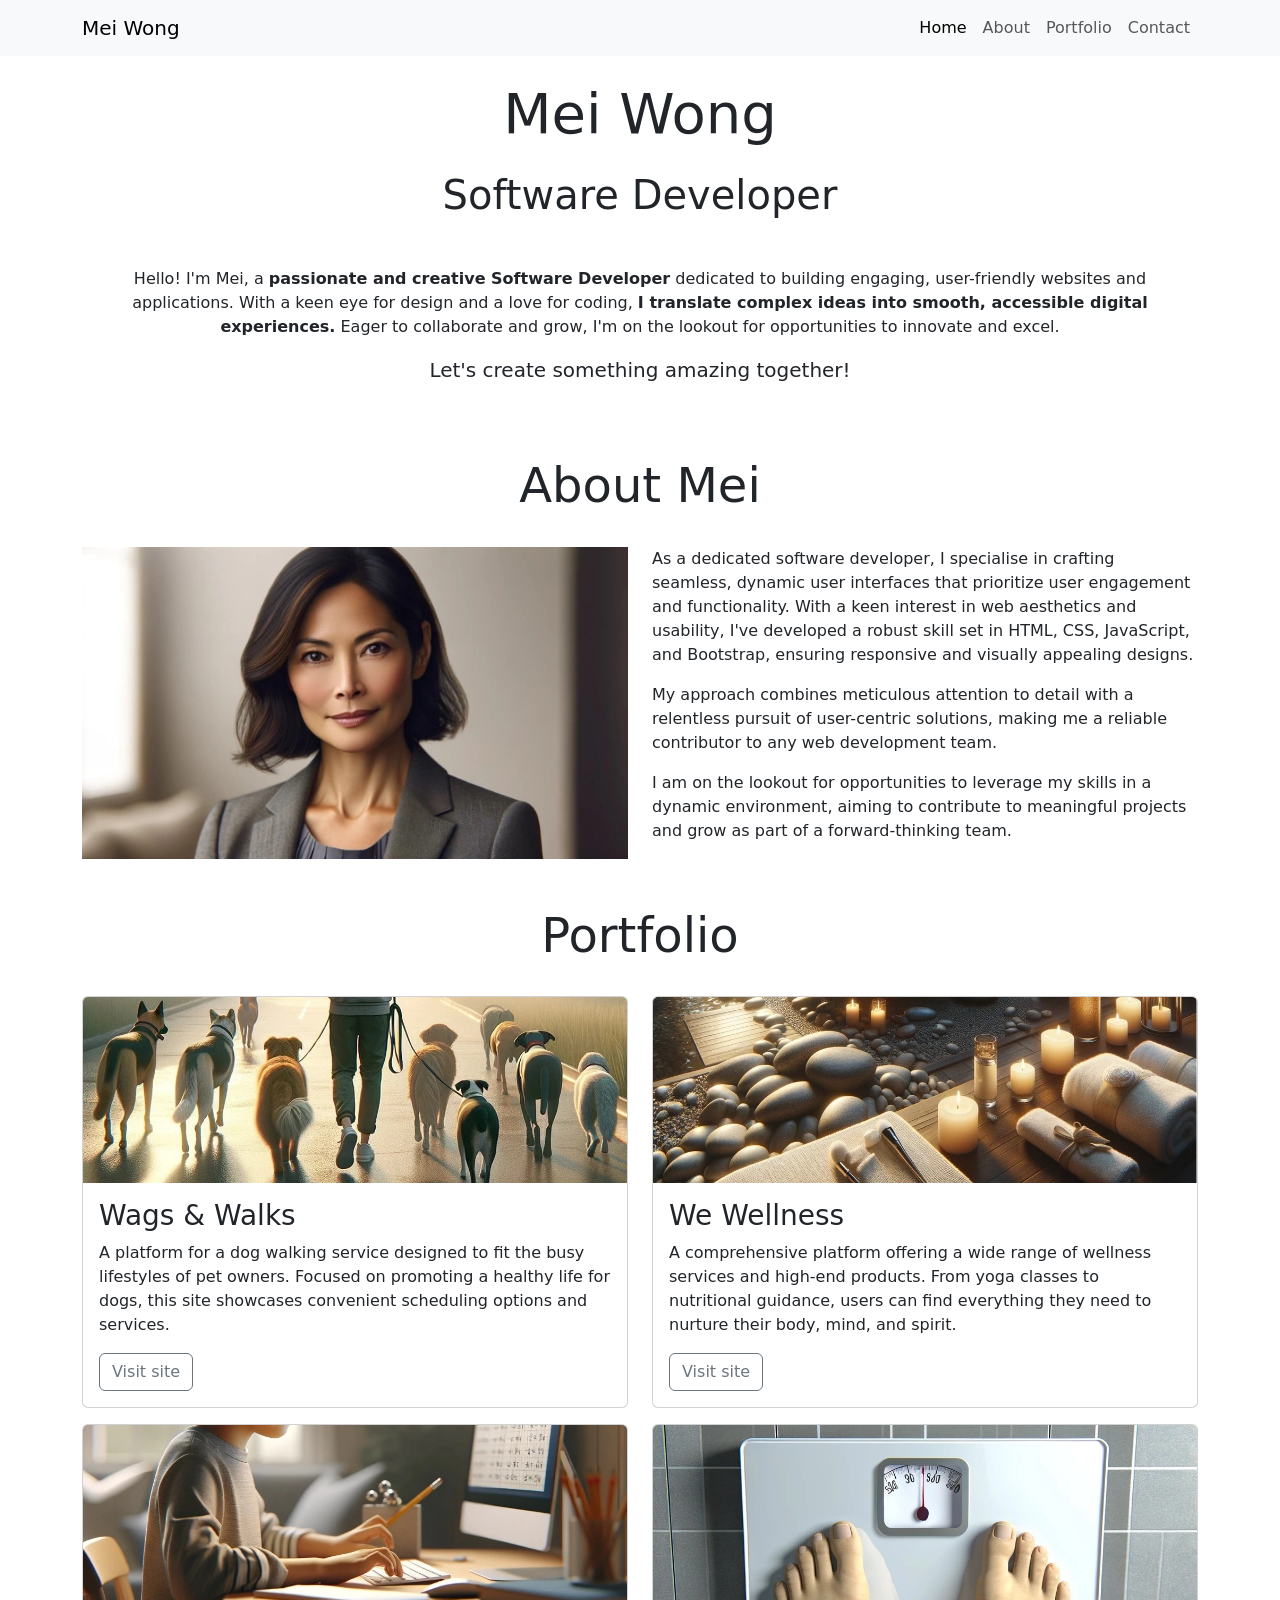
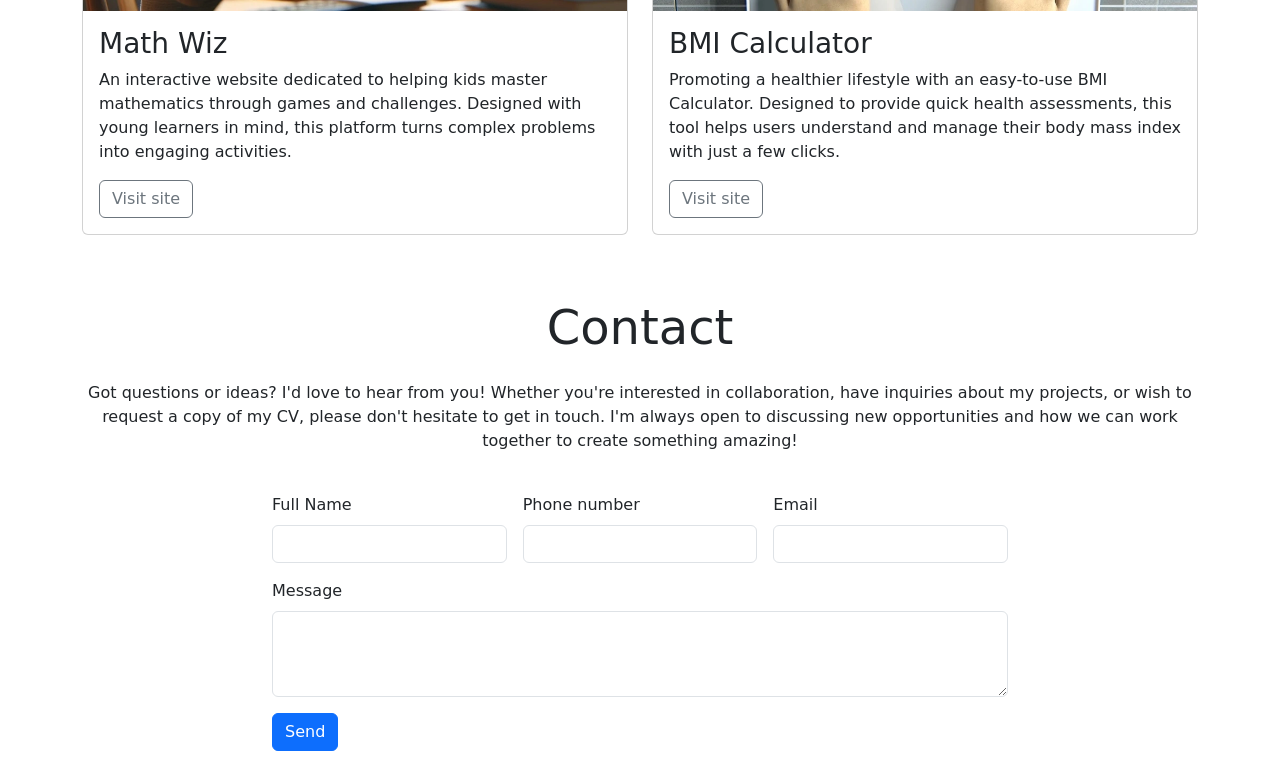
<file: boot-from-codininstitute.html>
<!DOCTYPE html>
<html lang="en">

<head>
    <meta charset="UTF-8">
    <meta name="viewport" content="width=device-width, initial-scale=1.0">
    <title>Mei Wong | Software Developer</title>
    <!-- Bootstrap CSS Link -->
    <link href="https://cdn.jsdelivr.net/npm/bootstrap@5.3.3/dist/css/bootstrap.min.css" rel="stylesheet"
        integrity="sha384-QWTKZyjpPEjISv5WaRU9OFeRpok6YctnYmDr5pNlyT2bRjXh0JMhjY6hW+ALEwIH" crossorigin="anonymous">
</head>

<body>
    <nav class="navbar navbar-expand-sm bg-body-tertiary">
        <div class="container">
            <a class="navbar-brand" href="index.html">Mei Wong</a>
            <button class="navbar-toggler" type="button" data-bs-toggle="collapse"
                data-bs-target="#navbarSupportedContent" aria-controls="navbarSupportedContent" aria-expanded="false"
                aria-label="Toggle navigation">
                <span class="navbar-toggler-icon"></span>
            </button>
            <div class="collapse navbar-collapse" id="navbarSupportedContent">
                <ul class="navbar-nav ms-auto">
                    <li class="nav-item">
                        <a class="nav-link active" aria-current="page" href="index.html">Home</a>
                    </li>
                    <li class="nav-item">
                        <a class="nav-link" href="#about">About</a>
                    </li>

                    <li class="nav-item">
                        <a class="nav-link" href="#portfolio">Portfolio</a>
                    </li>

                    <li class="nav-item">
                        <a class="nav-link" href="#contact">Contact</a>
                    </li>
                </ul>
            </div>
        </div>
    </nav>
    <!-- header -->
    <header id="hero" class="container">
        <!-- section with hero image -->
        <section class="row">
            <!-- text-center class used to centre all text inside column -->
            <div class="col-12 text-center">
                <h1 class="display-4 my-4">Mei Wong</h1>
                <!-- mb-5 gives extra margin spacing under subheading -->
                <h2 class="display-6 mb-5">Software Developer</h2>
                <p>
                    Hello! I'm Mei, a
                    <strong>passionate and creative Software Developer</strong>
                    dedicated to building engaging, user-friendly websites and
                    applications. With a keen eye for design and a love for coding,
                    <strong>I translate complex ideas into smooth, accessible digital
                        experiences.</strong>
                    Eager to collaborate and grow, I'm on the lookout for opportunities
                    to innovate and excel.
                </p>
                <!-- mb-5 gives extra margin spacing under lead text -->
                <p class="lead mb-5">Let's create something amazing together!</p>
            </div>
        </section>
    </header>

    <!-- main content -->
    <main>
        <!-- About section links to #about href in navbar -->
        <section id="about" class="container">
            <div class="row">
                <!-- my-4 used to add top and bottom margin to heading -->
                <div class="col-12 text-center my-4">
                    <h2 class="display-5">About Mei</h2>
                </div>
                <!-- mb-4 used to add margin under image -->
                <div class="col-12 col-md-6 mb-4">
                    <!-- img-fluid class makes the image responsive to its container -->
                    <img src="assets/images/mei-wong.webp" class="img-fluid" alt="Mei Wong">
                </div>
                <!-- mb-4 used to add margin under text -->
                <div class="col-12 col-md-6 mb-4">
                    <p>
                        As a dedicated software developer, I specialise in crafting
                        seamless, dynamic user interfaces that prioritize user engagement
                        and functionality. With a keen interest in web aesthetics and
                        usability, I've developed a robust skill set in HTML, CSS,
                        JavaScript, and Bootstrap, ensuring responsive and visually
                        appealing designs.
                    </p>
                    <p>
                        My approach combines meticulous attention to detail with a
                        relentless pursuit of user-centric solutions, making me a reliable
                        contributor to any web development team.
                    </p>
                    <p>
                        I am on the lookout for opportunities to leverage my skills in a
                        dynamic environment, aiming to contribute to meaningful projects
                        and grow as part of a forward-thinking team.
                    </p>
                </div>
            </div>
        </section>
        <!-- portfolio section starts here -->
        <section id="portfolio" class="container pb-4">
            <div class="row">
                <!-- my-4 used to add top and bottom margin to heading -->
                <div class="col-12 text-center my-4">
                    <h2 class="display-5">Portfolio</h2>
                </div>
                <!-- cols for cards -->
                <div class="col-12 col-md-6">
                    <div class="card mb-3">
                        <img src="assets/images/wags-and-walks.webp" class="card-img-top"
                            alt="A man walking several dogs early in the morning">
                        <div class="card-body">
                            <h3 class="card-title">Wags & Walks</h3>
                            <p class="card-text">A platform for a dog walking service designed to fit the busy
                                lifestyles of pet
                                owners. Focused on promoting a healthy life for dogs, this site showcases convenient
                                scheduling
                                options
                                and services.</p>
                            <a href="#" class="btn btn-outline-secondary">Visit site</a>
                        </div>
                    </div>
                </div>
                <div class="col-12 col-md-6">
                    <div class="card mb-3">
                        <img src="assets/images/we-wellness.webp" class="card-img-top"
                            alt="A spa with candles towels and natural material">
                        <div class="card-body">
                            <h3 class="card-title">We Wellness</h3>
                            <p class="card-text">A comprehensive platform offering a wide range of wellness services and
                                high-end
                                products. From yoga classes to nutritional guidance, users can find everything they need
                                to
                                nurture
                                their body, mind, and spirit.</p>
                            <a href="#" class="btn btn-outline-secondary">Visit site</a>
                        </div>
                    </div>
                </div>
                <div class="col-12 col-md-6">
                    <div class="card mb-3">
                        <img src="assets/images/math-wiz.webp" class="card-img-top"
                            alt="A child practicing math at a computer">
                        <div class="card-body">
                            <h3 class="card-title">Math Wiz</h3>
                            <p class="card-text">An interactive website dedicated to helping kids master mathematics
                                through
                                games and
                                challenges. Designed with young learners in mind, this platform turns complex problems
                                into
                                engaging
                                activities. </p>
                            <a href="#" class="btn btn-outline-secondary">Visit site</a>
                        </div>
                    </div>
                </div>
                <div class="col-12 col-md-6">
                    <div class="card mb-3">
                        <img src="assets/images/bmi-calculator.webp" class="card-img-top"
                            alt="Weighing scales seen from the first person view of the person standing on the scales">
                        <div class="card-body">
                            <h3 class="card-title">BMI Calculator</h3>
                            <p class="card-text">Promoting a healthier lifestyle with an easy-to-use BMI Calculator.
                                Designed to
                                provide quick health assessments, this tool helps users understand and manage their body
                                mass
                                index with
                                just a few clicks.</p>
                            <a href="#" class="btn btn-outline-secondary">Visit site</a>
                        </div>
                    </div>
                </div>
            </div>
        </section>
    </main>

    <!-- Contact section -->
    <footer id="contact" class="container">
        <div class="row justify-content-center">
            <div class="col-12 text-center my-4">
                <h2 class="display-5">Contact</h2>
                <p class="mt-4">Got questions or ideas? I'd love to hear from you! Whether you're
                    interested in collaboration, have inquiries about my projects, or
                    wish to request a copy of my CV, please don't hesitate to get in
                    touch. I'm always open to discussing new opportunities and how we
                    can work together to create something amazing!</p>
            </div>
            <div class="col-12 col-md-10 col-lg-8 mb-4">
                <!-- Add your form here -->
                <form class="row g-3">
                    <div class="col-lg-4">
                        <label for="full-name" class="form-label">Full Name</label>
                        <input type="text" class="form-control" id="full-name">
                    </div>
                    <div class="col-lg-4">
                        <label for="phonenumber" class="form-label">Phone number</label>
                        <input type="number" class="form-control" id="phonenumber">
                    </div>
                    <div class="col-lg-4">
                        <label for="email" class="form-label">Email</label>
                        <input type="email" class="form-control" id="email">
                    </div>
                    <div class="col-12">
                        <label for="message" class="form-label">Message</label>
                        <textarea class="form-control" id="message" rows="3"></textarea>
                    </div>
                    <div class="col-12">
                        <button type="submit" class="btn btn-primary">Send</button>
                    </div>
                </form>
            </div>
        </div>
    </footer>

    <!-- Bootstrap JS Script-->
    <script src="https://cdn.jsdelivr.net/npm/bootstrap@5.3.3/dist/js/bootstrap.bundle.min.js"
        integrity="sha384-YvpcrYf0tY3lHB60NNkmXc5s9fDVZLESaAA55NDzOxhy9GkcIdslK1eN7N6jIeHz"
        crossorigin="anonymous"></script>
</body>

</html>
</file>
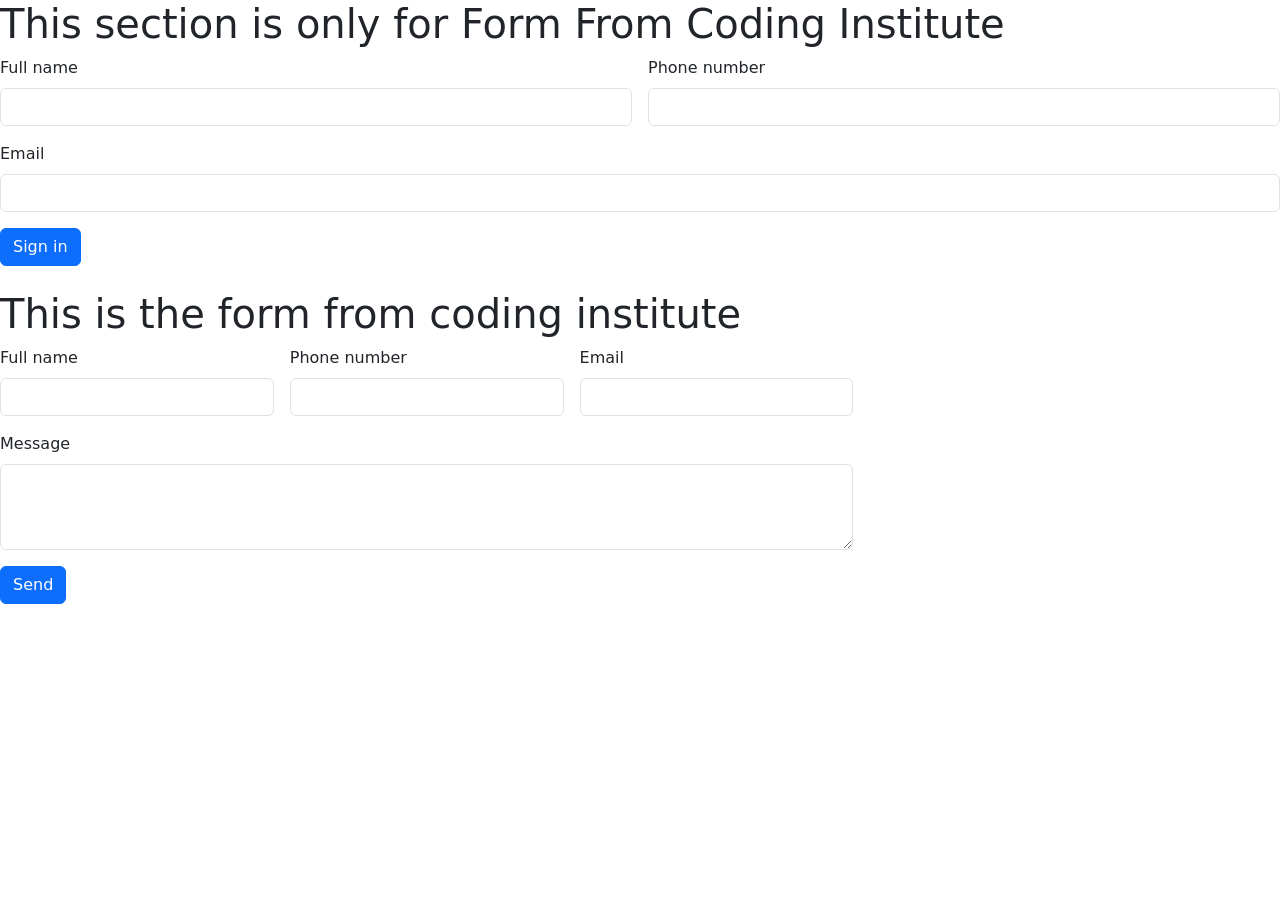
<file: form.html>
<!DOCTYPE html>
<html lang="en">
<head>
    <meta charset="UTF-8">
    <meta name="viewport" content="width=device-width, initial-scale=1.0">
    <title>Coding Institute form</title>
     <!--Add bootstrap CSS link here-->
    <link
      href="https://cdn.jsdelivr.net/npm/bootstrap@5.3.3/dist/css/bootstrap.min.css"
      rel="stylesheet"
      integrity="sha384-QWTKZyjpPEjISv5WaRU9OFeRpok6YctnYmDr5pNlyT2bRjXh0JMhjY6hW+ALEwIH"
      crossorigin="anonymous"
    />
</head>
<body>
    
    <h1>This section is only for Form From Coding Institute</h1>
     <!-- Bootstrap JS script goes at the bottom of the body element -->

     <form class="row g-3">
    <div class="col-md-6">
        <label for="full-name" class="form-label">Full name</label>
        <input type="text" class="form-control" id="full-name">
    </div>
    <div class="col-md-6">
        <label for="phonenumber" class="form-label">Phone number</label>
        <input type="number" class="form-control" id="phonenumber">
    </div>
    <div class="col-12">
        <label for="email" class="form-label">Email</label>
        <input type="email" class="form-control" id="email">
    </div>

    <div class="col-12">
        <button type="submit" class="btn btn-primary">Sign in</button>
    </div>
</form>
<br>
<h1> This is the form from coding institute</h1>
<!--Modification of the form-->
<div class="col-12 col-md-10 col-lg-8 mb-4">
<form class="row g-3">
    <div class="col-lg-4">
        <label for="name" class="form-label">Full name</label>
        <input type="text" class="form-control" id="name">
    </div>
    <div class="col-lg-4">
        <label for="phonenumber" class="form-label">Phone number</label>
        <input type="number" class="form-control" id="phonenumber">
    </div>
    <div class="col-lg-4">
        <label for="email" class="form-label">Email</label>
        <input type="email" class="form-control" id="email">
    </div>

    <div class="col-12">
    <label for="message" class="form-label">Message</label>
    <textarea class="form-control" id="message" rows="3"> </textarea>
    </div>
   <div class="col-12">
     <button type="submit" class="btn btn-primary">Send</button>
</div>
</form>
</div>

    <script
      src="https://cdn.jsdelivr.net/npm/bootstrap@5.3.3/dist/js/bootstrap.bundle.min.js"
      integrity="sha384-YvpcrYf0tY3lHB60NNkmXc5s9fDVZLESaAA55NDzOxhy9GkcIdslK1eN7N6jIeHz"
      crossorigin="anonymous"
    ></script>
</body>
</html>
</file>
